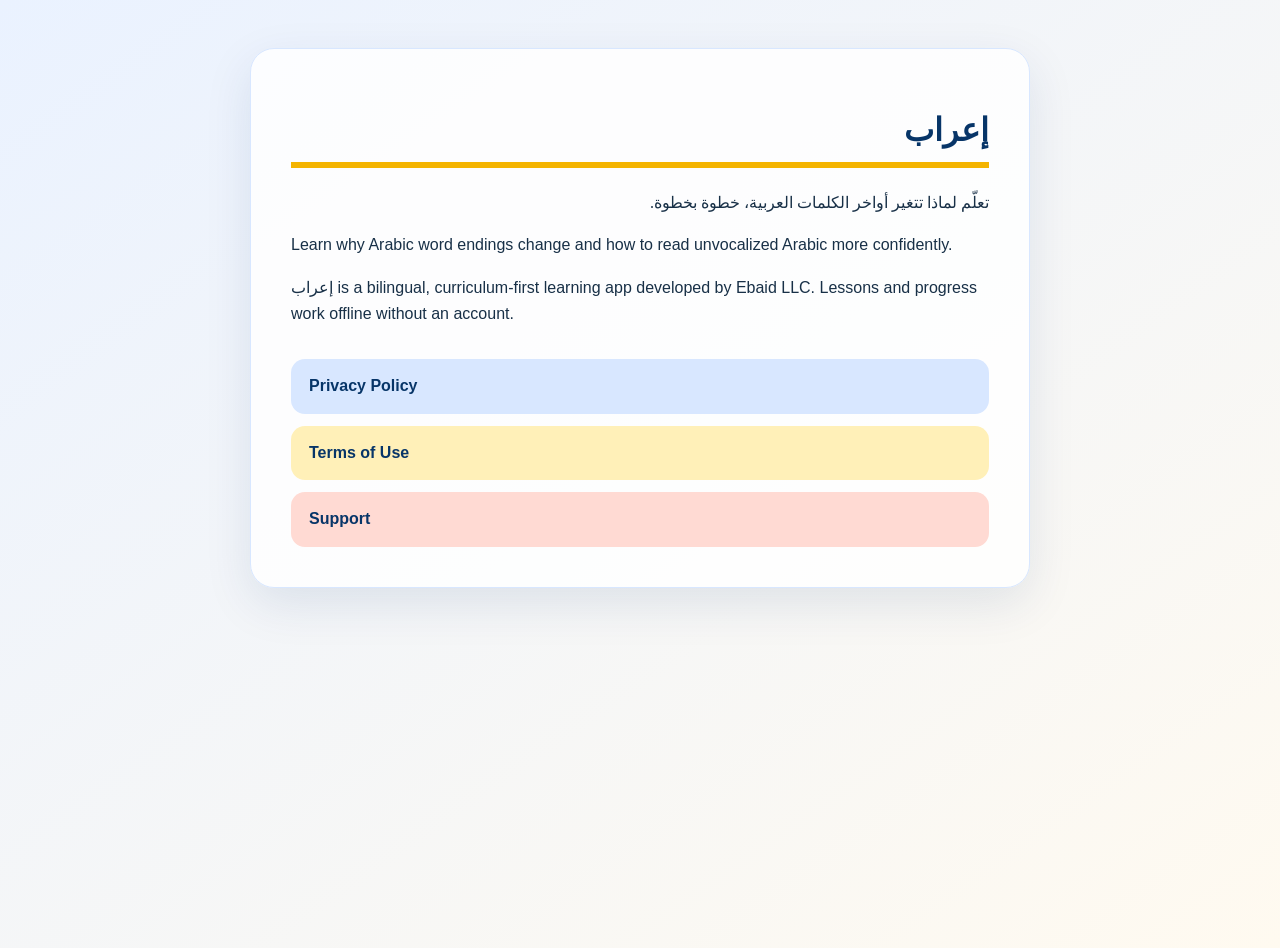
<file: docs/index.html>
<!DOCTYPE html>
<html lang="en">
<head>
  <meta charset="UTF-8">
  <meta name="viewport" content="width=device-width, initial-scale=1">
  <title>إعراب — Arabic Grammar Learning</title>
  <link rel="stylesheet" href="styles.css">
</head>
<body>
  <main>
    <h1 class="arabic">إعراب</h1>
    <p class="arabic">تعلّم لماذا تتغير أواخر الكلمات العربية، خطوة بخطوة.</p>
    <p>Learn why Arabic word endings change and how to read unvocalized Arabic more confidently.</p>
    <p>إعراب is a bilingual, curriculum-first learning app developed by Ebaid LLC. Lessons and progress work offline without an account.</p>
    <div class="links">
      <a href="privacy-policy.html">Privacy Policy</a>
      <a href="terms-of-use.html">Terms of Use</a>
      <a href="support.html">Support</a>
    </div>
  </main>
</body>
</html>
</file>
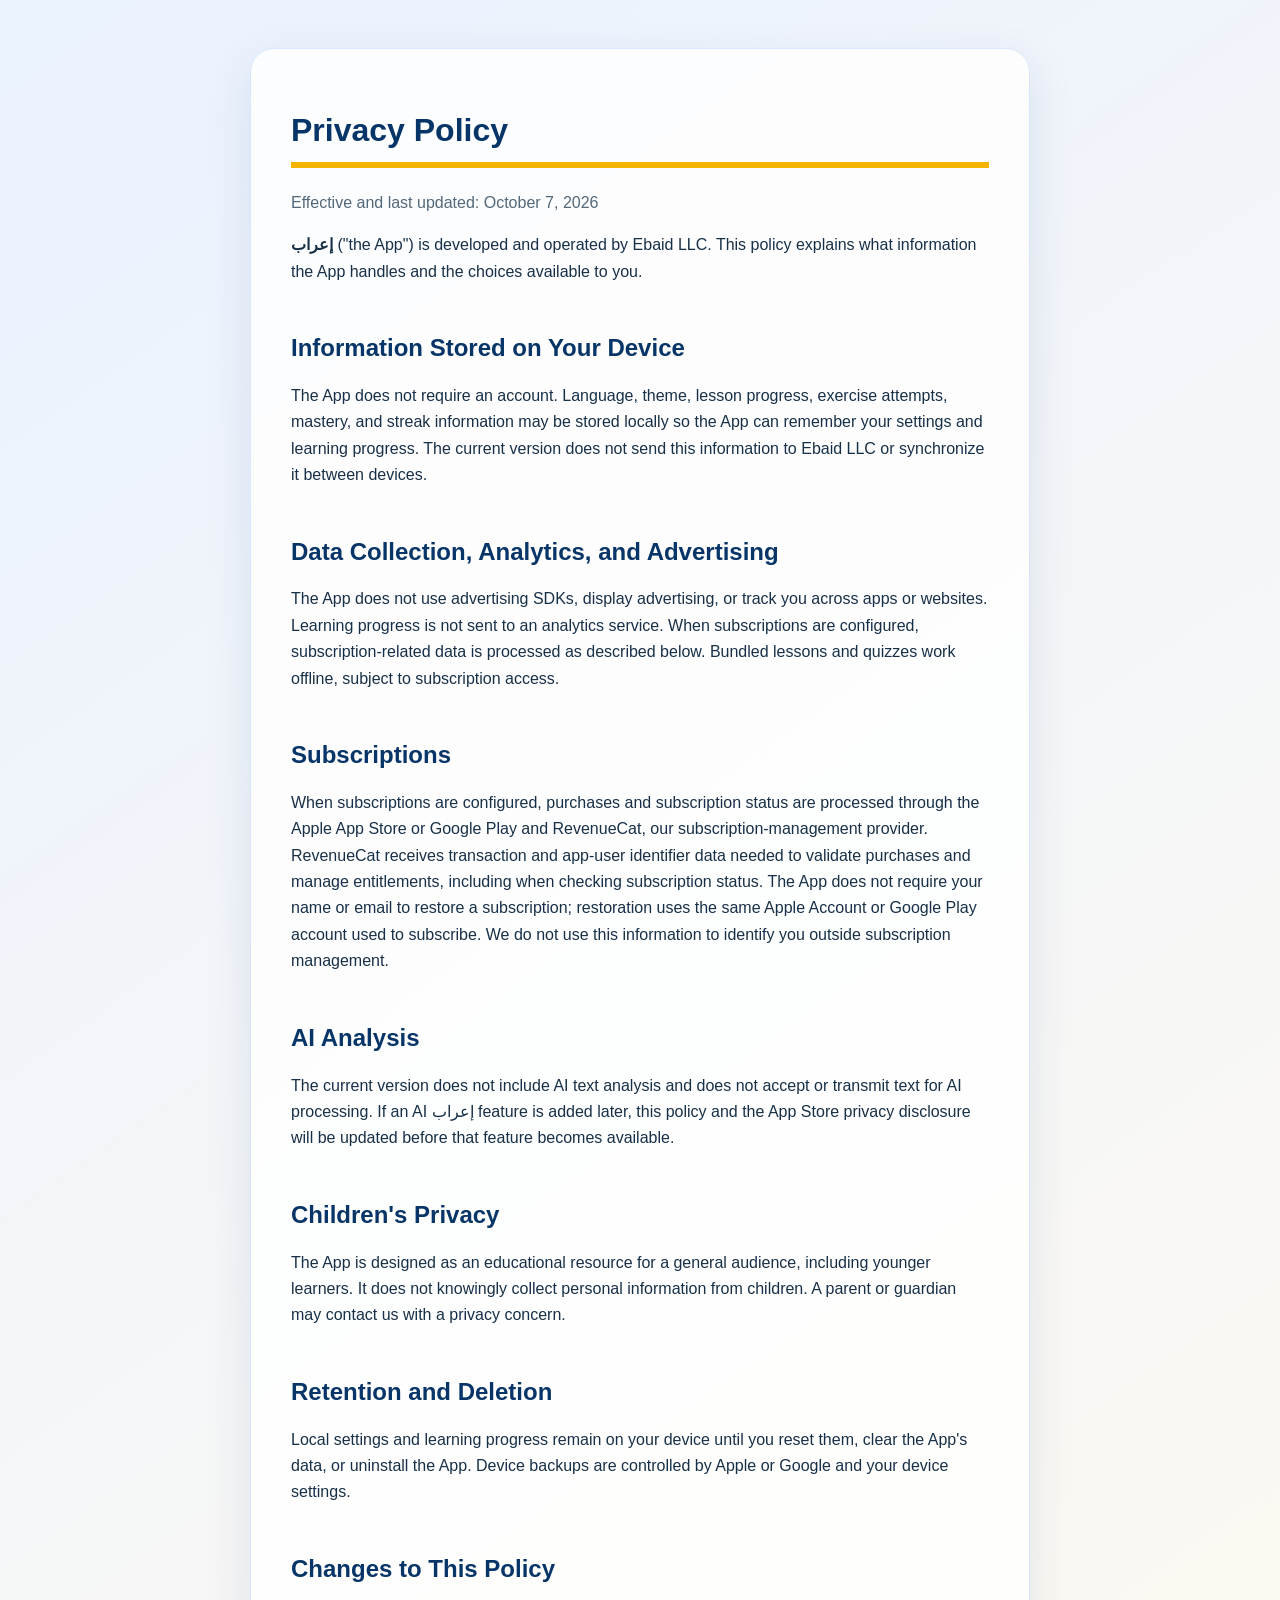
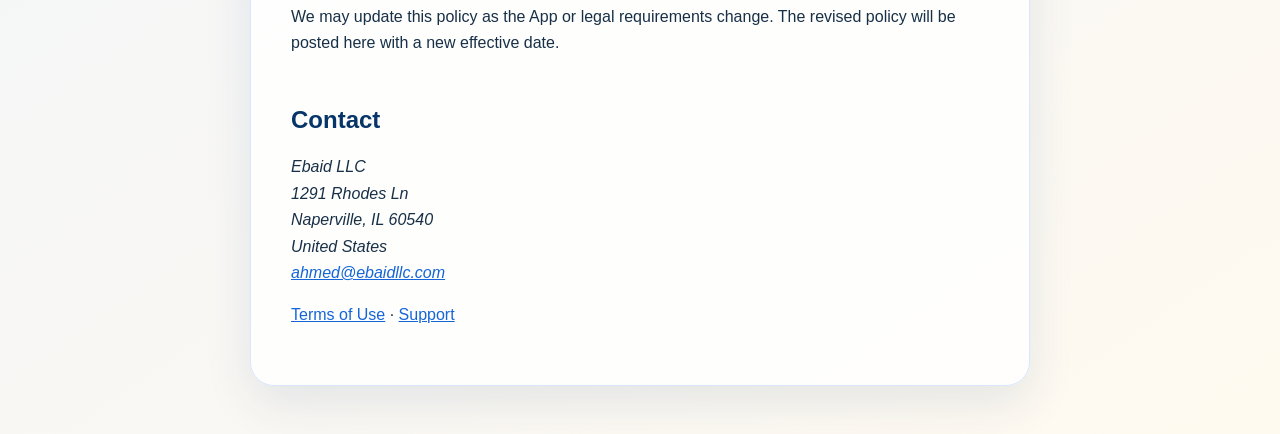
<file: docs/privacy-policy.html>
<!DOCTYPE html>
<html lang="en">
<head>
  <meta charset="UTF-8">
  <meta name="viewport" content="width=device-width, initial-scale=1">
  <title>إعراب — Privacy Policy</title>
  <link rel="stylesheet" href="styles.css">
</head>
<body>
  <main>
    <h1>Privacy Policy</h1>
    <p class="date">Effective and last updated: October 7, 2026</p>
    <p><strong>إعراب</strong> ("the App") is developed and operated by Ebaid LLC. This policy explains what information the App handles and the choices available to you.</p>

    <h2>Information Stored on Your Device</h2>
    <p>The App does not require an account. Language, theme, lesson progress, exercise attempts, mastery, and streak information may be stored locally so the App can remember your settings and learning progress. The current version does not send this information to Ebaid LLC or synchronize it between devices.</p>

    <h2>Data Collection, Analytics, and Advertising</h2>
    <p>The App does not use advertising SDKs, display advertising, or track you across apps or websites. Learning progress is not sent to an analytics service. When subscriptions are configured, subscription-related data is processed as described below. Bundled lessons and quizzes work offline, subject to subscription access.</p>

    <h2>Subscriptions</h2>
    <p>When subscriptions are configured, purchases and subscription status are processed through the Apple App Store or Google Play and RevenueCat, our subscription-management provider. RevenueCat receives transaction and app-user identifier data needed to validate purchases and manage entitlements, including when checking subscription status. The App does not require your name or email to restore a subscription; restoration uses the same Apple Account or Google Play account used to subscribe. We do not use this information to identify you outside subscription management.</p>

    <h2>AI Analysis</h2>
    <p>The current version does not include AI text analysis and does not accept or transmit text for AI processing. If an AI إعراب feature is added later, this policy and the App Store privacy disclosure will be updated before that feature becomes available.</p>

    <h2>Children's Privacy</h2>
    <p>The App is designed as an educational resource for a general audience, including younger learners. It does not knowingly collect personal information from children. A parent or guardian may contact us with a privacy concern.</p>

    <h2>Retention and Deletion</h2>
    <p>Local settings and learning progress remain on your device until you reset them, clear the App's data, or uninstall the App. Device backups are controlled by Apple or Google and your device settings.</p>

    <h2>Changes to This Policy</h2>
    <p>We may update this policy as the App or legal requirements change. The revised policy will be posted here with a new effective date.</p>

    <h2>Contact</h2>
    <address>
      Ebaid LLC<br>
      1291 Rhodes Ln<br>
      Naperville, IL 60540<br>
      United States<br>
      <a href="mailto:ahmed@ebaidllc.com">ahmed@ebaidllc.com</a>
    </address>
    <p><a href="terms-of-use.html">Terms of Use</a> · <a href="support.html">Support</a></p>
  </main>
</body>
</html>
</file>
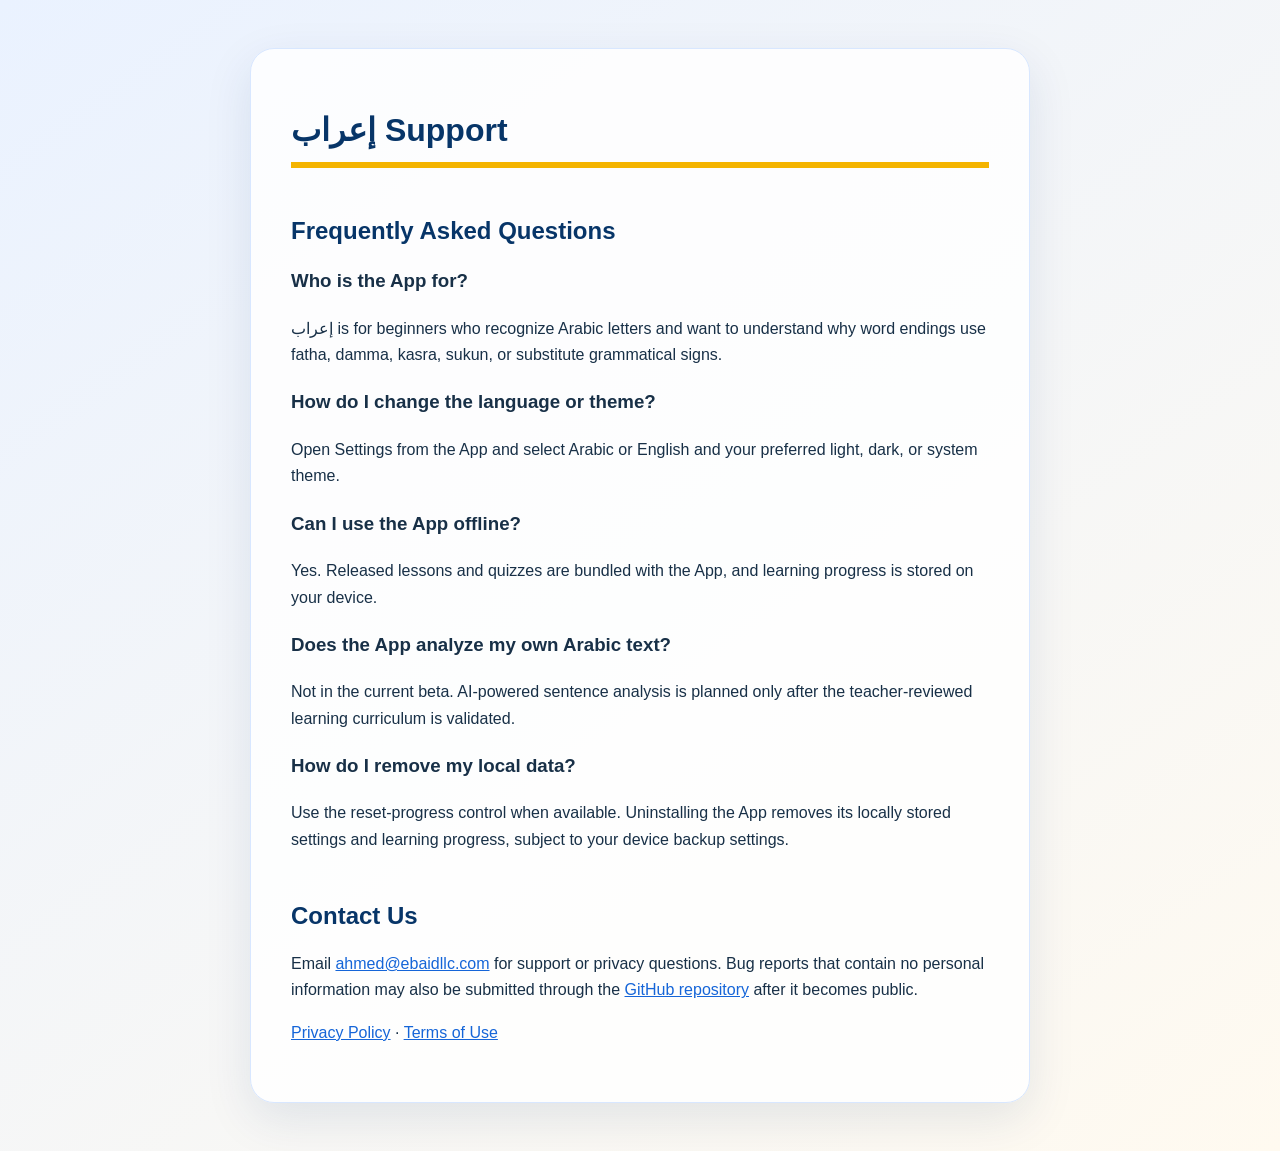
<file: docs/support.html>
<!DOCTYPE html>
<html lang="en">
<head>
  <meta charset="UTF-8">
  <meta name="viewport" content="width=device-width, initial-scale=1">
  <title>إعراب — Support</title>
  <link rel="stylesheet" href="styles.css">
</head>
<body>
  <main>
    <h1>إعراب Support</h1>

    <h2>Frequently Asked Questions</h2>
    <h3>Who is the App for?</h3>
    <p>إعراب is for beginners who recognize Arabic letters and want to understand why word endings use fatha, damma, kasra, sukun, or substitute grammatical signs.</p>

    <h3>How do I change the language or theme?</h3>
    <p>Open Settings from the App and select Arabic or English and your preferred light, dark, or system theme.</p>

    <h3>Can I use the App offline?</h3>
    <p>Yes. Released lessons and quizzes are bundled with the App, and learning progress is stored on your device.</p>

    <h3>Does the App analyze my own Arabic text?</h3>
    <p>Not in the current beta. AI-powered sentence analysis is planned only after the teacher-reviewed learning curriculum is validated.</p>

    <h3>How do I remove my local data?</h3>
    <p>Use the reset-progress control when available. Uninstalling the App removes its locally stored settings and learning progress, subject to your device backup settings.</p>

    <h2>Contact Us</h2>
    <p>Email <a href="mailto:ahmed@ebaidllc.com">ahmed@ebaidllc.com</a> for support or privacy questions. Bug reports that contain no personal information may also be submitted through the <a href="https://github.com/ahmed-ebaid/arabic-grammar/issues">GitHub repository</a> after it becomes public.</p>
    <p><a href="privacy-policy.html">Privacy Policy</a> · <a href="terms-of-use.html">Terms of Use</a></p>
  </main>
</body>
</html>
</file>
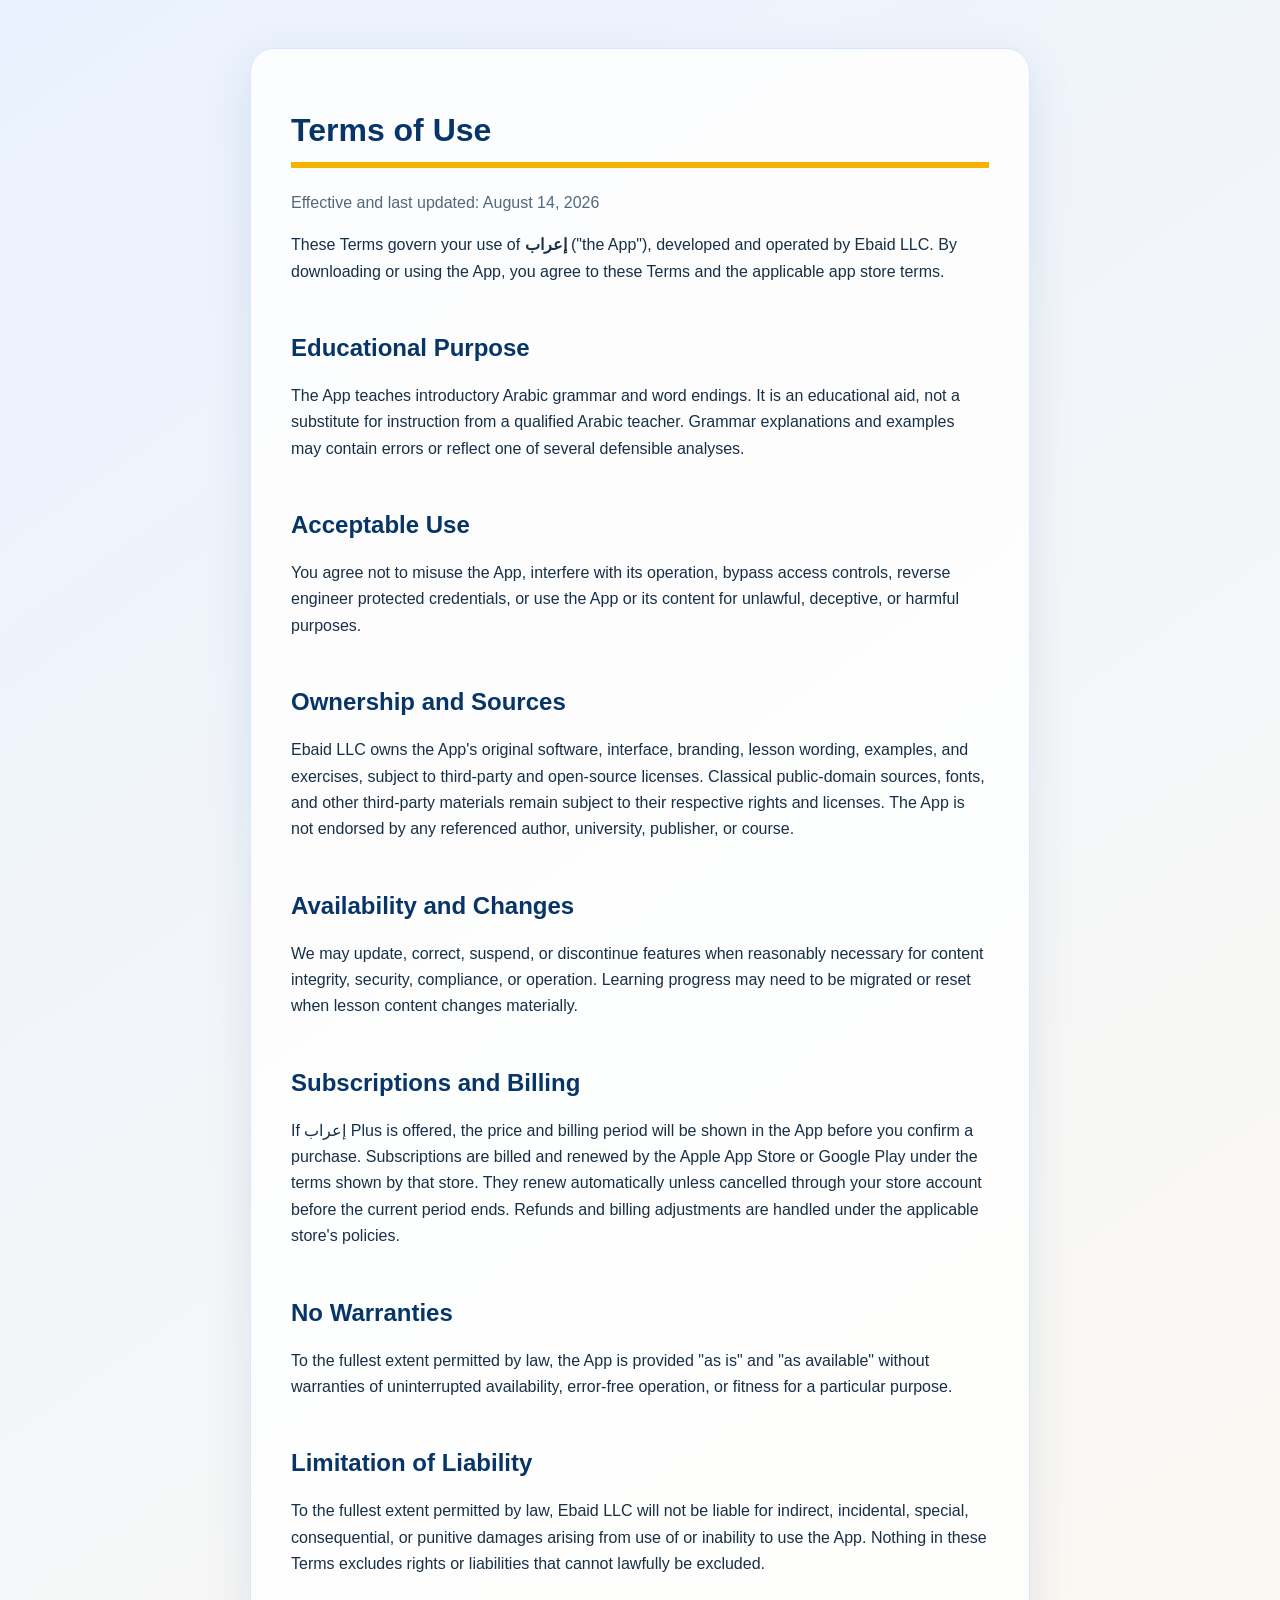
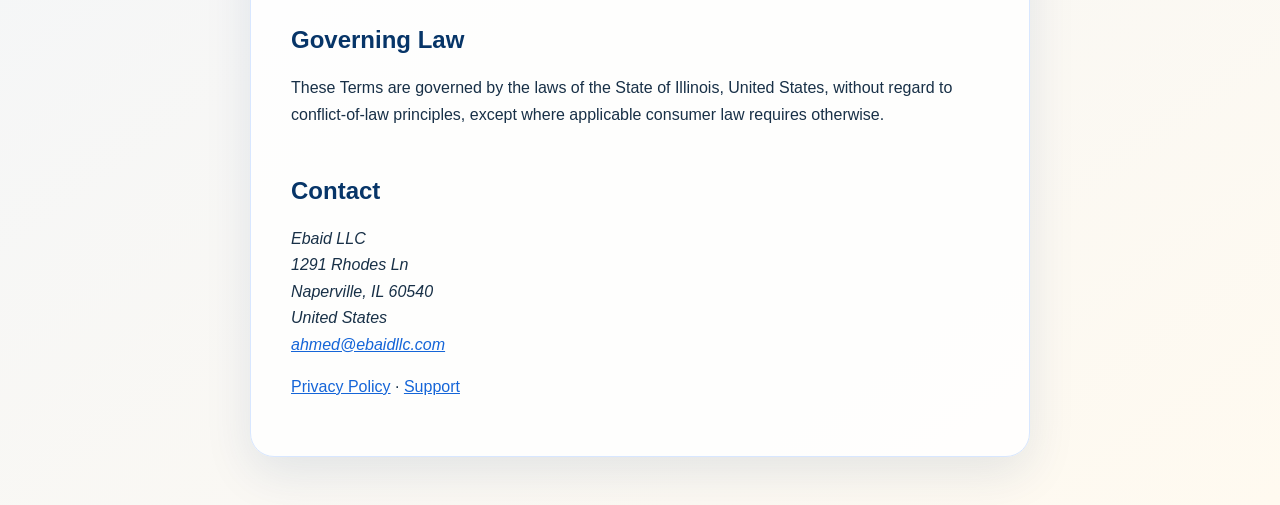
<file: docs/terms-of-use.html>
<!DOCTYPE html>
<html lang="en">
<head>
  <meta charset="UTF-8">
  <meta name="viewport" content="width=device-width, initial-scale=1">
  <title>إعراب — Terms of Use</title>
  <link rel="stylesheet" href="styles.css">
</head>
<body>
  <main>
    <h1>Terms of Use</h1>
    <p class="date">Effective and last updated: August 14, 2026</p>
    <p>These Terms govern your use of <strong>إعراب</strong> ("the App"), developed and operated by Ebaid LLC. By downloading or using the App, you agree to these Terms and the applicable app store terms.</p>

    <h2>Educational Purpose</h2>
    <p>The App teaches introductory Arabic grammar and word endings. It is an educational aid, not a substitute for instruction from a qualified Arabic teacher. Grammar explanations and examples may contain errors or reflect one of several defensible analyses.</p>

    <h2>Acceptable Use</h2>
    <p>You agree not to misuse the App, interfere with its operation, bypass access controls, reverse engineer protected credentials, or use the App or its content for unlawful, deceptive, or harmful purposes.</p>

    <h2>Ownership and Sources</h2>
    <p>Ebaid LLC owns the App's original software, interface, branding, lesson wording, examples, and exercises, subject to third-party and open-source licenses. Classical public-domain sources, fonts, and other third-party materials remain subject to their respective rights and licenses. The App is not endorsed by any referenced author, university, publisher, or course.</p>

    <h2>Availability and Changes</h2>
    <p>We may update, correct, suspend, or discontinue features when reasonably necessary for content integrity, security, compliance, or operation. Learning progress may need to be migrated or reset when lesson content changes materially.</p>

    <h2>Subscriptions and Billing</h2>
    <p>If إعراب Plus is offered, the price and billing period will be shown in the App before you confirm a purchase. Subscriptions are billed and renewed by the Apple App Store or Google Play under the terms shown by that store. They renew automatically unless cancelled through your store account before the current period ends. Refunds and billing adjustments are handled under the applicable store's policies.</p>

    <h2>No Warranties</h2>
    <p>To the fullest extent permitted by law, the App is provided "as is" and "as available" without warranties of uninterrupted availability, error-free operation, or fitness for a particular purpose.</p>

    <h2>Limitation of Liability</h2>
    <p>To the fullest extent permitted by law, Ebaid LLC will not be liable for indirect, incidental, special, consequential, or punitive damages arising from use of or inability to use the App. Nothing in these Terms excludes rights or liabilities that cannot lawfully be excluded.</p>

    <h2>Governing Law</h2>
    <p>These Terms are governed by the laws of the State of Illinois, United States, without regard to conflict-of-law principles, except where applicable consumer law requires otherwise.</p>

    <h2>Contact</h2>
    <address>
      Ebaid LLC<br>
      1291 Rhodes Ln<br>
      Naperville, IL 60540<br>
      United States<br>
      <a href="mailto:ahmed@ebaidllc.com">ahmed@ebaidllc.com</a>
    </address>
    <p><a href="privacy-policy.html">Privacy Policy</a> · <a href="support.html">Support</a></p>
  </main>
</body>
</html>
</file>
<file: docs/styles.css>
:root {
  color-scheme: light dark;
  --blue: #1565d8;
  --deep-blue: #073568;
  --coral: #e85d4a;
  --sunshine: #f4b400;
  --paper: #fffaf0;
  --ink: #183047;
}

* { box-sizing: border-box; }

body {
  background: linear-gradient(145deg, #eaf2ff, var(--paper));
  color: var(--ink);
  font-family: -apple-system, BlinkMacSystemFont, "Segoe UI", sans-serif;
  line-height: 1.65;
  margin: 0;
  min-height: 100vh;
}

main {
  background: rgba(255, 255, 255, 0.86);
  border: 1px solid #d8e7ff;
  border-radius: 24px;
  box-shadow: 0 16px 48px rgba(7, 53, 104, 0.10);
  margin: 48px auto;
  max-width: 780px;
  padding: 40px;
}

h1, h2 { color: var(--deep-blue); line-height: 1.25; }
h1 { border-bottom: 6px solid var(--sunshine); padding-bottom: 12px; }
h2 { margin-top: 2em; }
a { color: var(--blue); }
.date, .muted { color: #53687a; }
.arabic { direction: rtl; font-family: "Geeza Pro", "Noto Naskh Arabic", serif; }
.links { display: grid; gap: 12px; margin-top: 2em; }
.links a {
  background: #d8e7ff;
  border-radius: 14px;
  color: var(--deep-blue);
  font-weight: 700;
  padding: 14px 18px;
  text-decoration: none;
}
.links a:nth-child(2) { background: #fff0b8; }
.links a:nth-child(3) { background: #ffdad3; }

@media (prefers-color-scheme: dark) {
  body { background: linear-gradient(145deg, #071a31, #201811); color: #edf4ff; }
  main { background: rgba(12, 34, 58, 0.94); border-color: #315984; }
  h1, h2 { color: #d6e4ff; }
  a { color: #9fc4ff; }
  .date, .muted { color: #bdcad8; }
  .links a { color: #073568; }
}

@media (max-width: 600px) {
  main { border-radius: 0; margin: 0; min-height: 100vh; padding: 28px 20px; }
}
</file>
